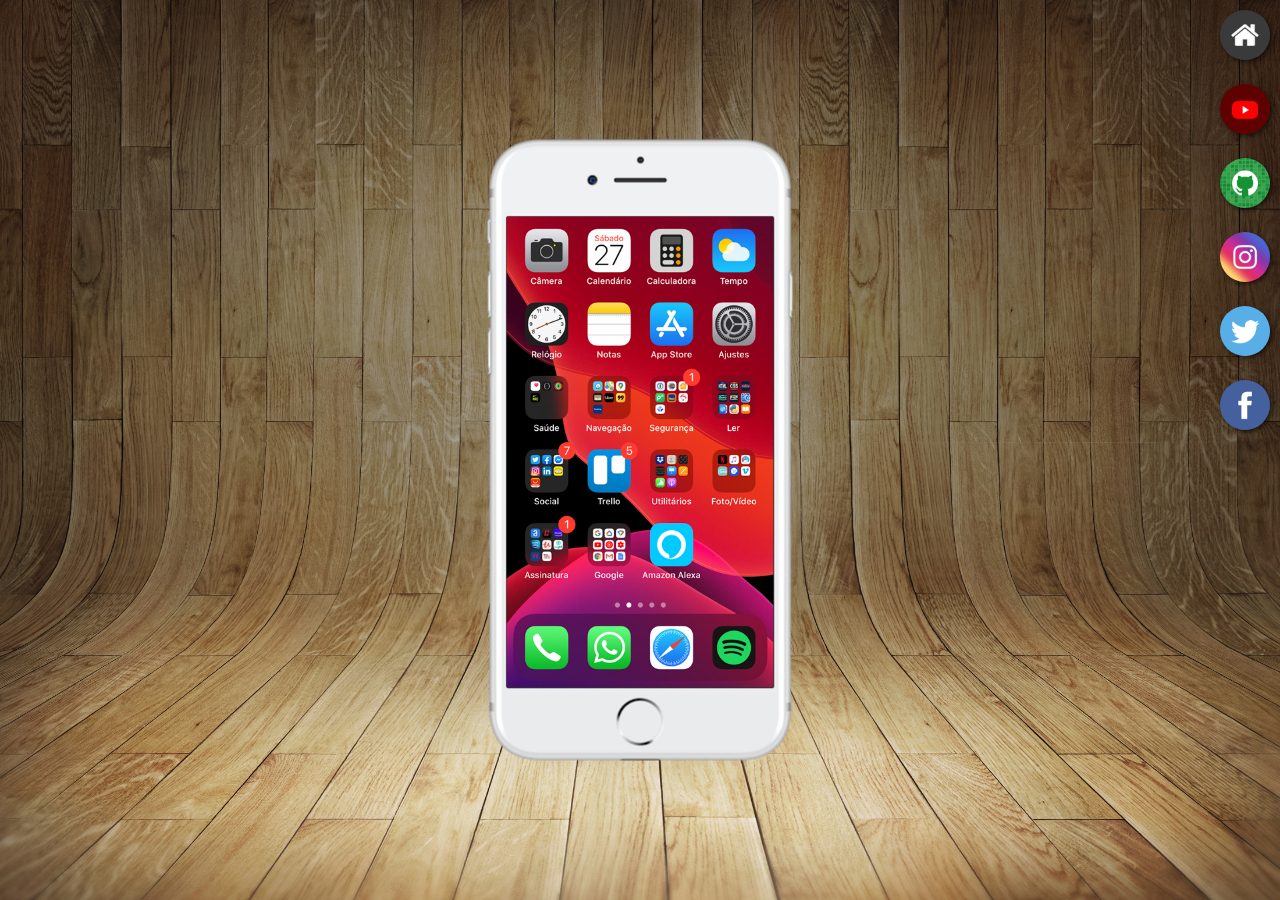
<file: index.html>
<!DOCTYPE html>
<html lang="pt-BR">
<head>
    <meta charset="UTF-8">
    <meta name="viewport" content="width=device-width, initial-scale=1.0">
    <title>Projeto Redes Sociais</title>
    <link rel="shortcut icon" href="favicon.ico" type="image/x-icon">
    <link rel="stylesheet" href="estilos/style.css">
</head>
<body>

    <main>
        <section id="telefone">
            <iframe src="home.html" name="tela" id="tela" frameborder="0">
                Seu navegador não é compatível com isso.
            </iframe>
        </section>

        <section id="redes-sociais">
            <a href="home.html" target="tela"><img src="imagens/logo-home.jpg" alt="Home"></a><br>
            <a href="youtube.html" target="tela"><img src="imagens/logo-youtube.jpg" alt="Youtube"></a><br>
            <a href="github.html" target="tela"><img src="imagens/logo-github.jpg" alt="Github"></a><br>
            <a href="instagram.html" target="tela"><img src="imagens/logo-instagram.jpg" alt="Instagram"></a><br>
            <a href="twitter.html" target="tela"><img src="imagens/logo-twitter.jpg" alt="Twitter"></a><br>
            <a href="facebook.html" target="tela"><img src="imagens/logo-facebook.jpg" alt="Facebook"></a>
        </section>
    </main>

</body>
</html>
</file>
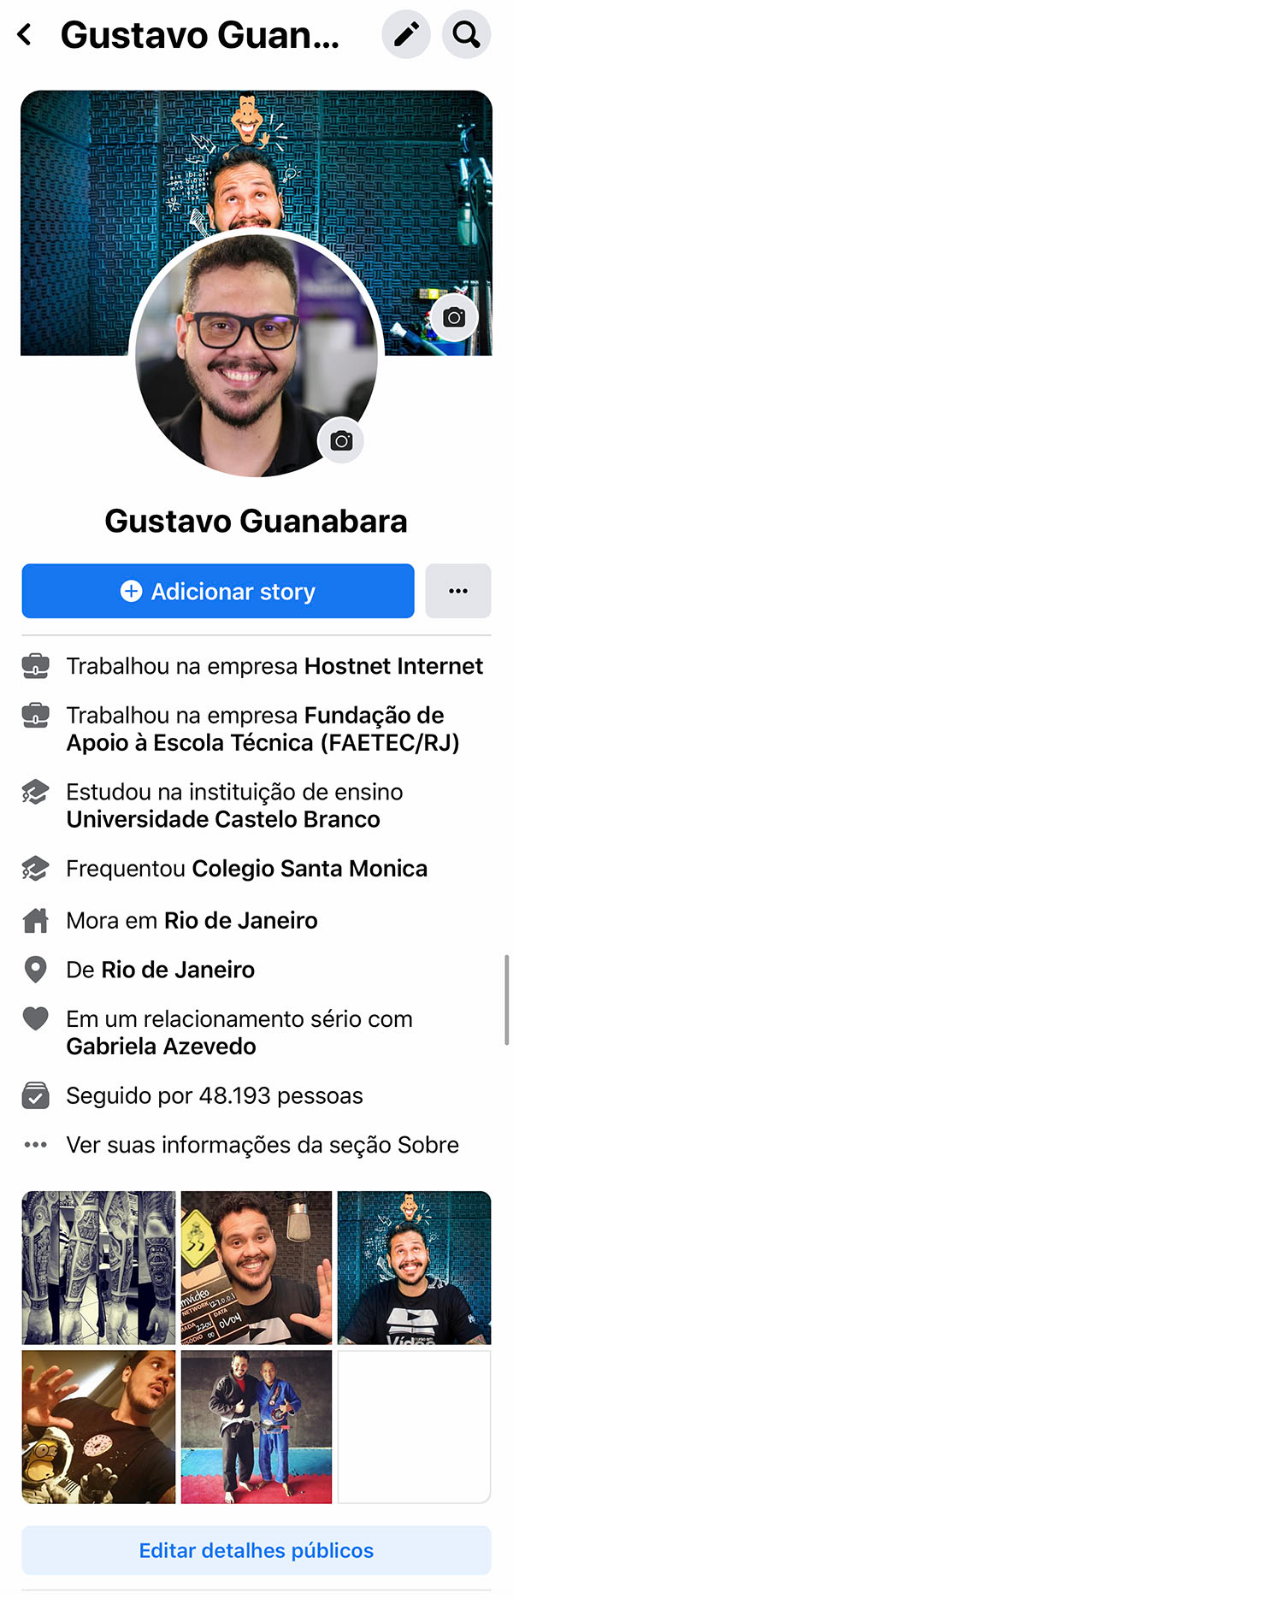
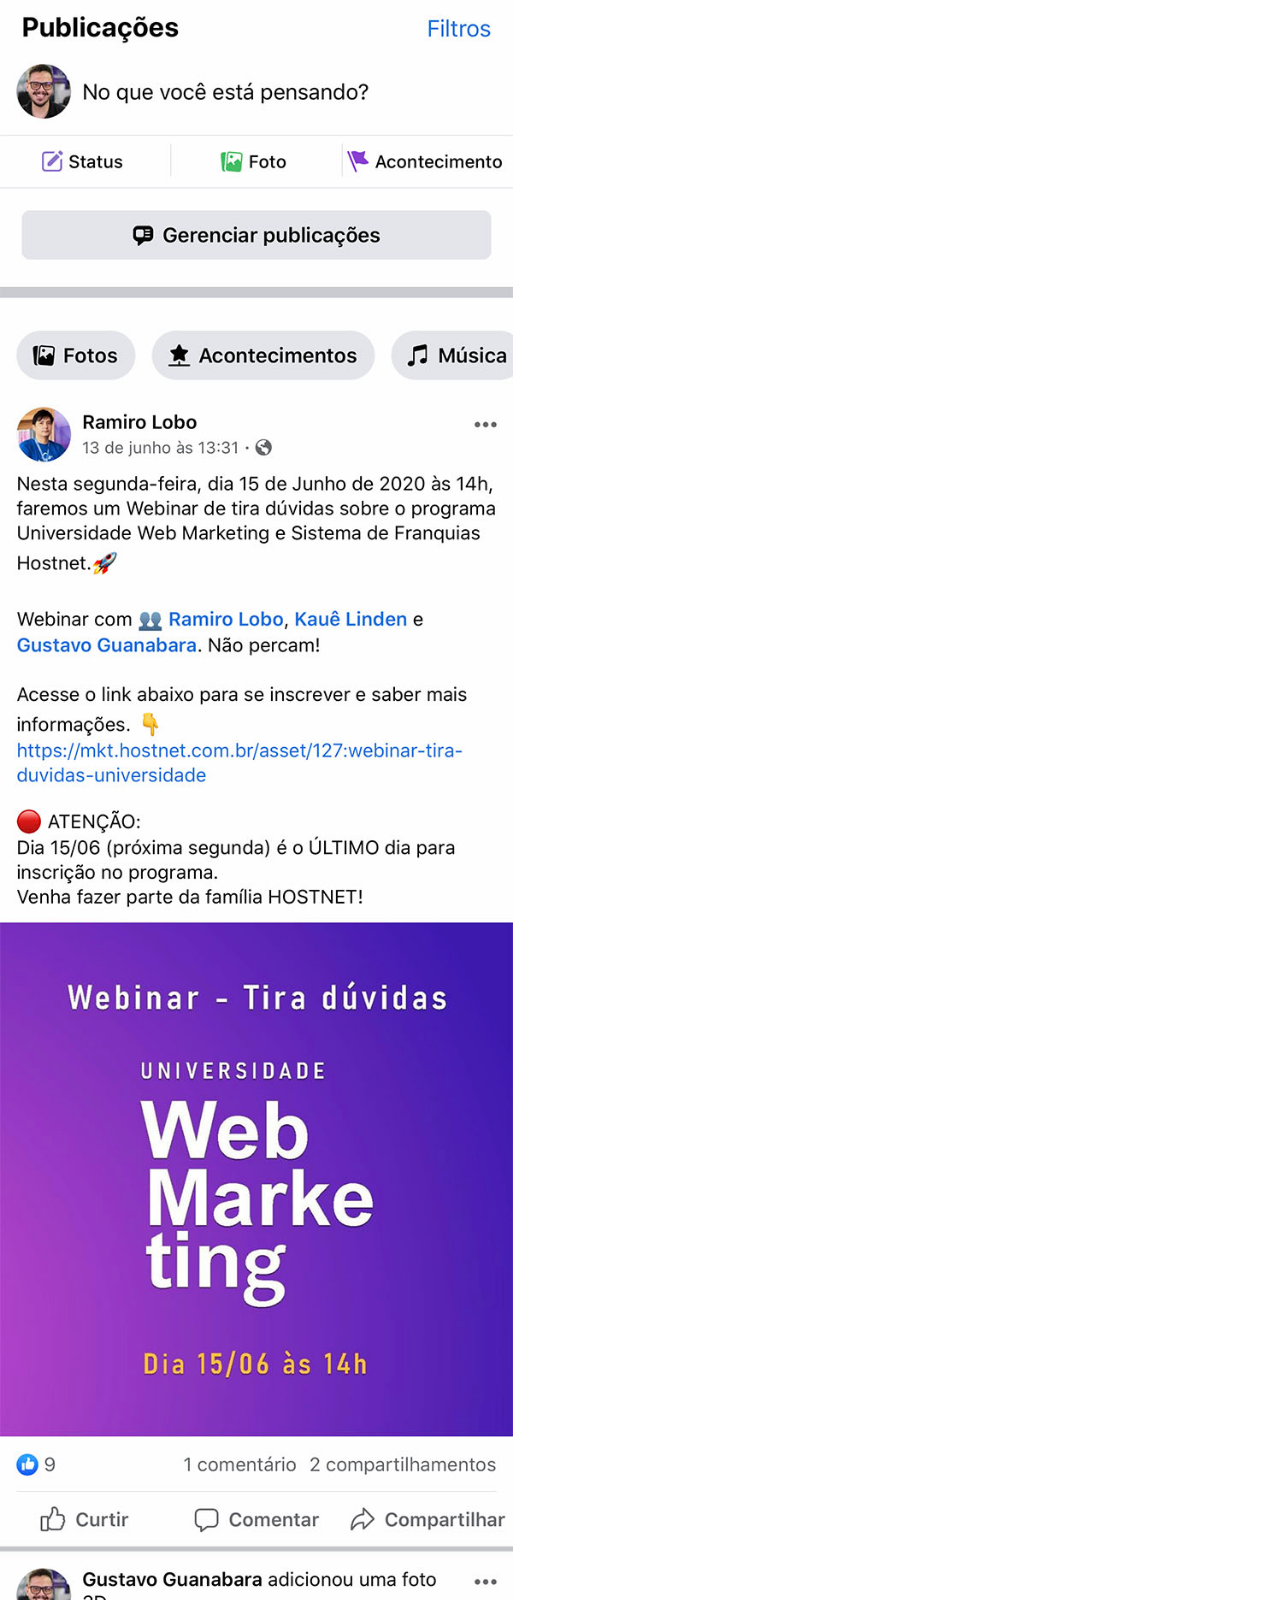
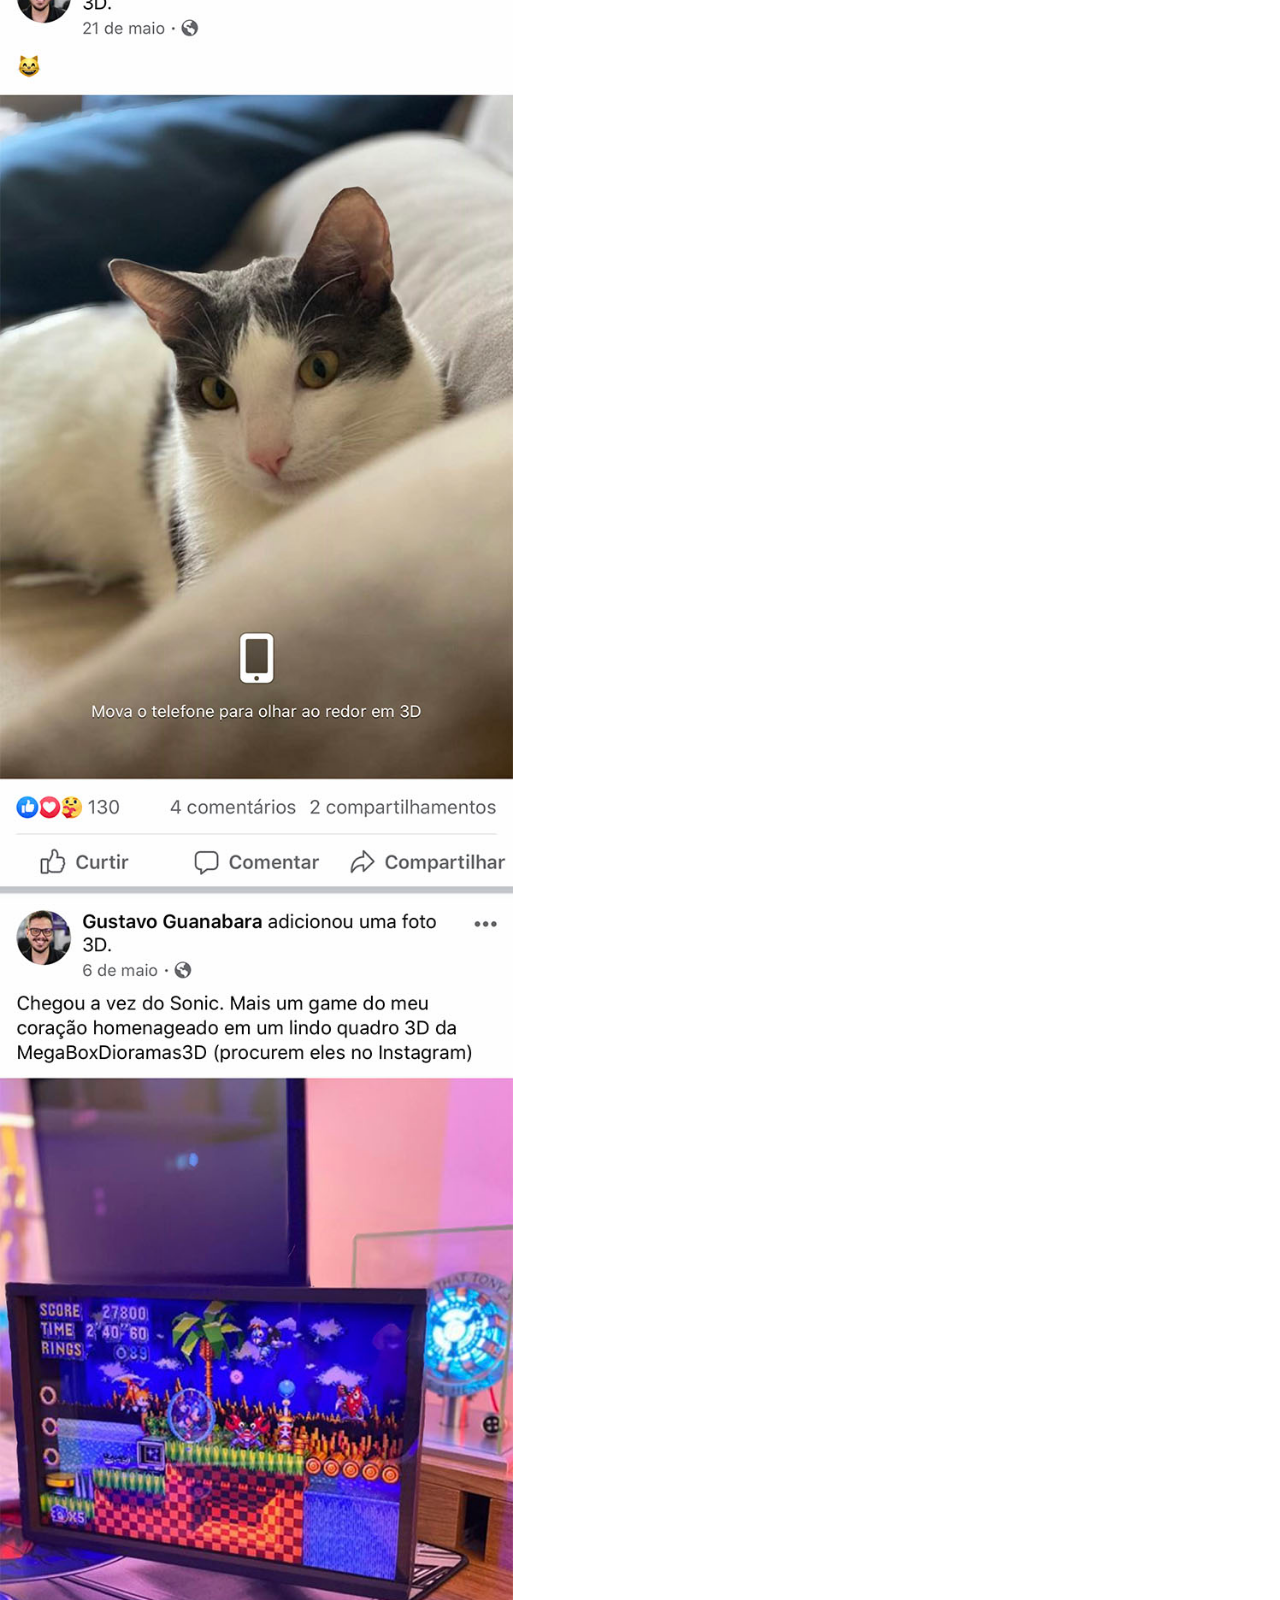
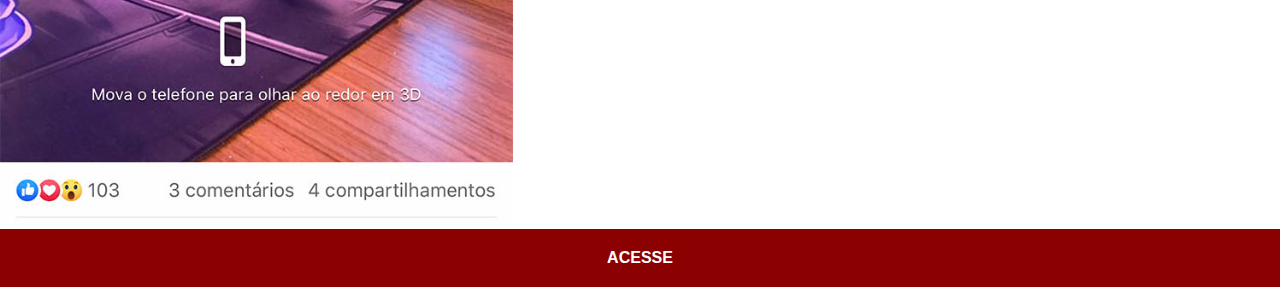
<file: facebook.html>
<!DOCTYPE html>
<html lang="pt-BR">
<head>
    <meta charset="UTF-8">
    <meta name="viewport" content="width=device-width, initial-scale=1.0">
    <title>Facebook</title>
    <link rel="stylesheet" href="estilos/social.css">
</head>
<body>
    <img src="imagens/tela-facebook.jpg" alt="Facebook">
    <a href="https://www.facebook.com/gustavoguanabara/about" target="_blank">ACESSE</a>
</body>
</html>
</file>
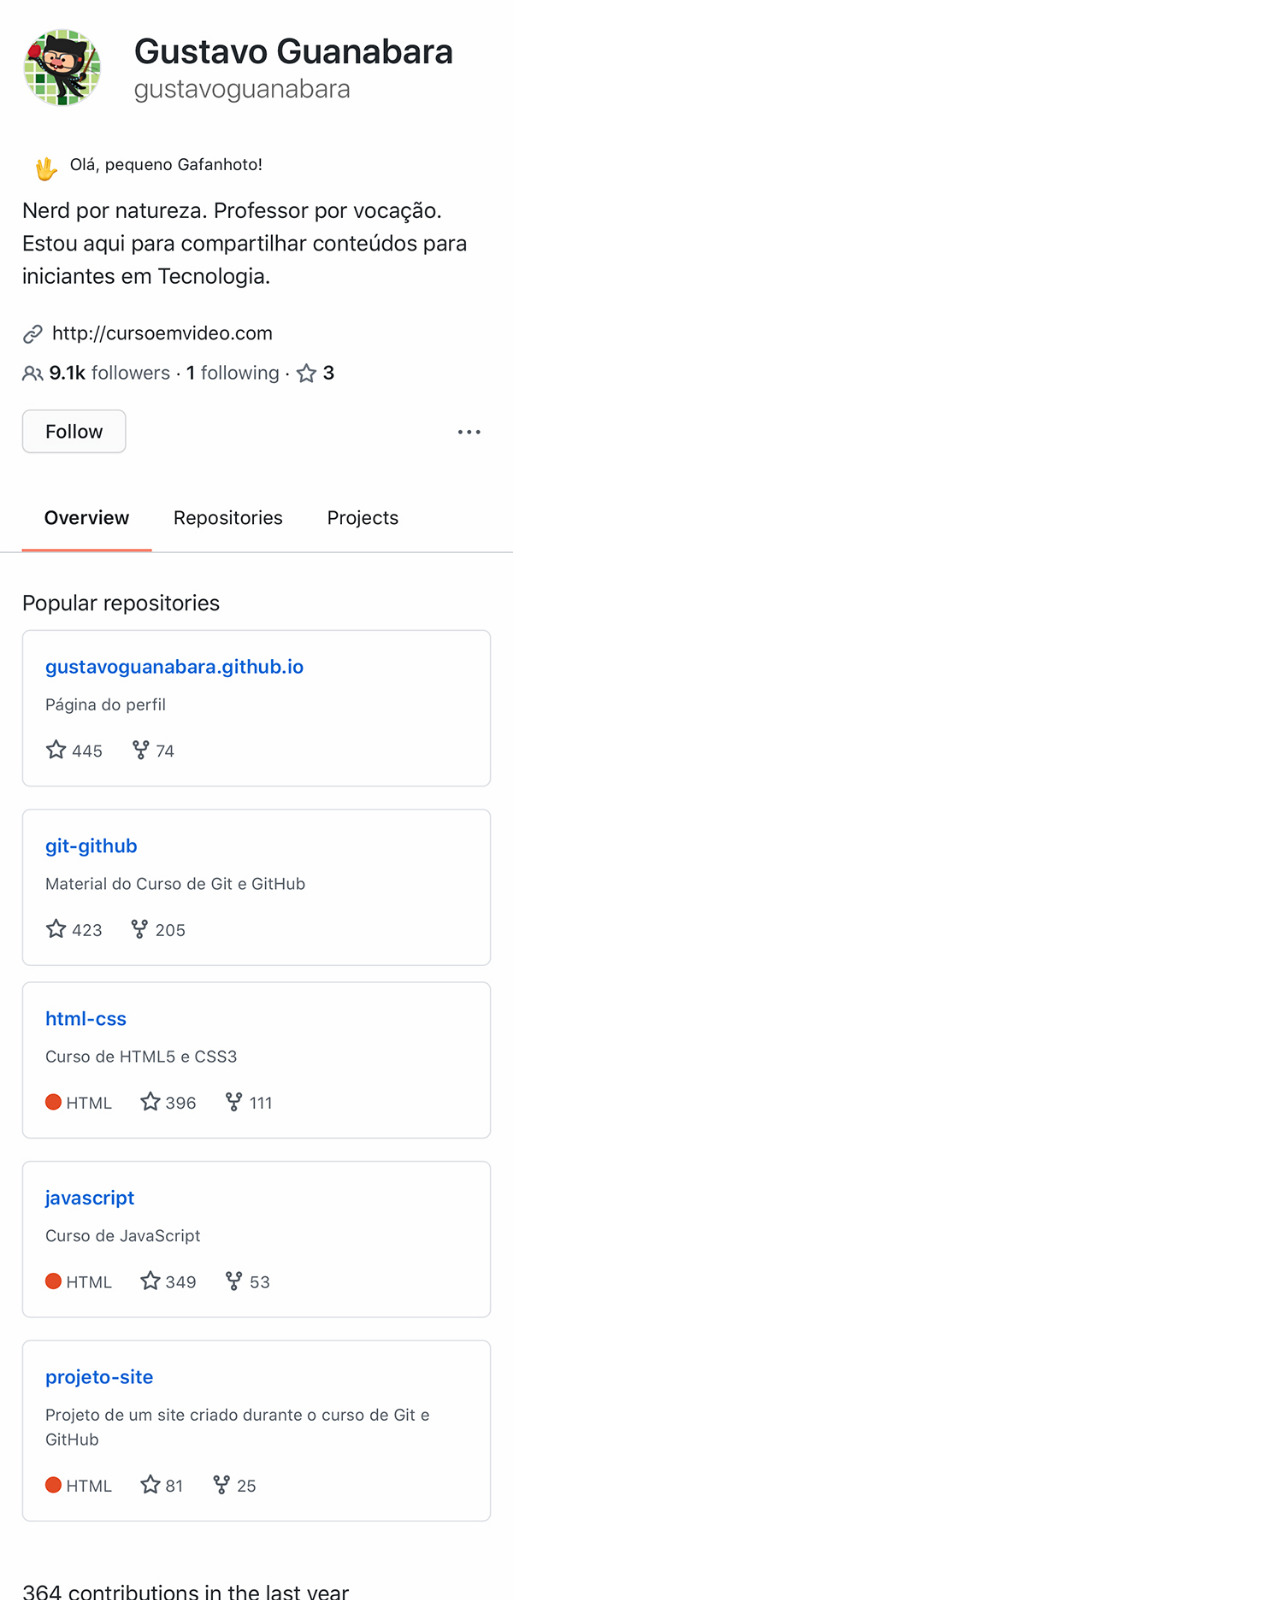
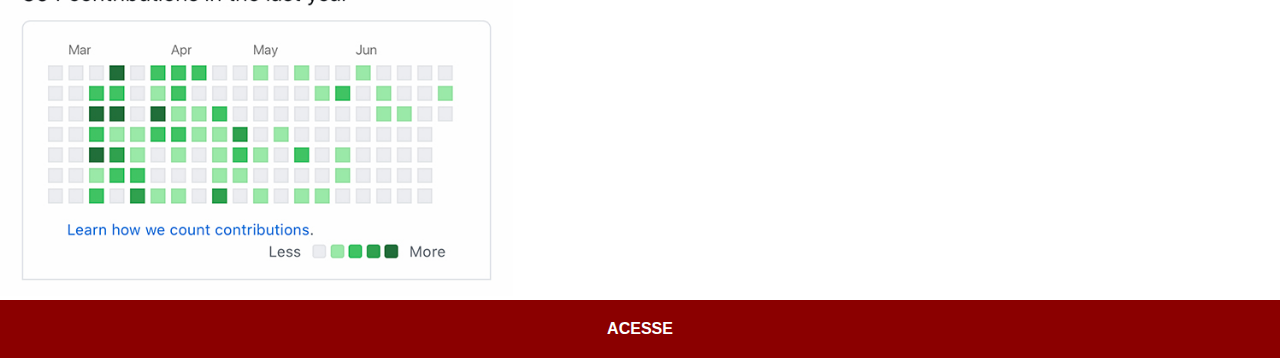
<file: github.html>
<!DOCTYPE html>
<html lang="pt-BR">
<head>
    <meta charset="UTF-8">
    <meta name="viewport" content="width=device-width, initial-scale=1.0">
    <title>Github</title>
   <link rel="stylesheet" href="estilos/social.css">
</head>
<body>
    <img src="imagens/tela-github.jpg" alt="Github">
    <a href="https://github.com/gustavoguanabara/gustavoguanabara.github.io" target="_blank">ACESSE</a>
</body>
</html>
</file>
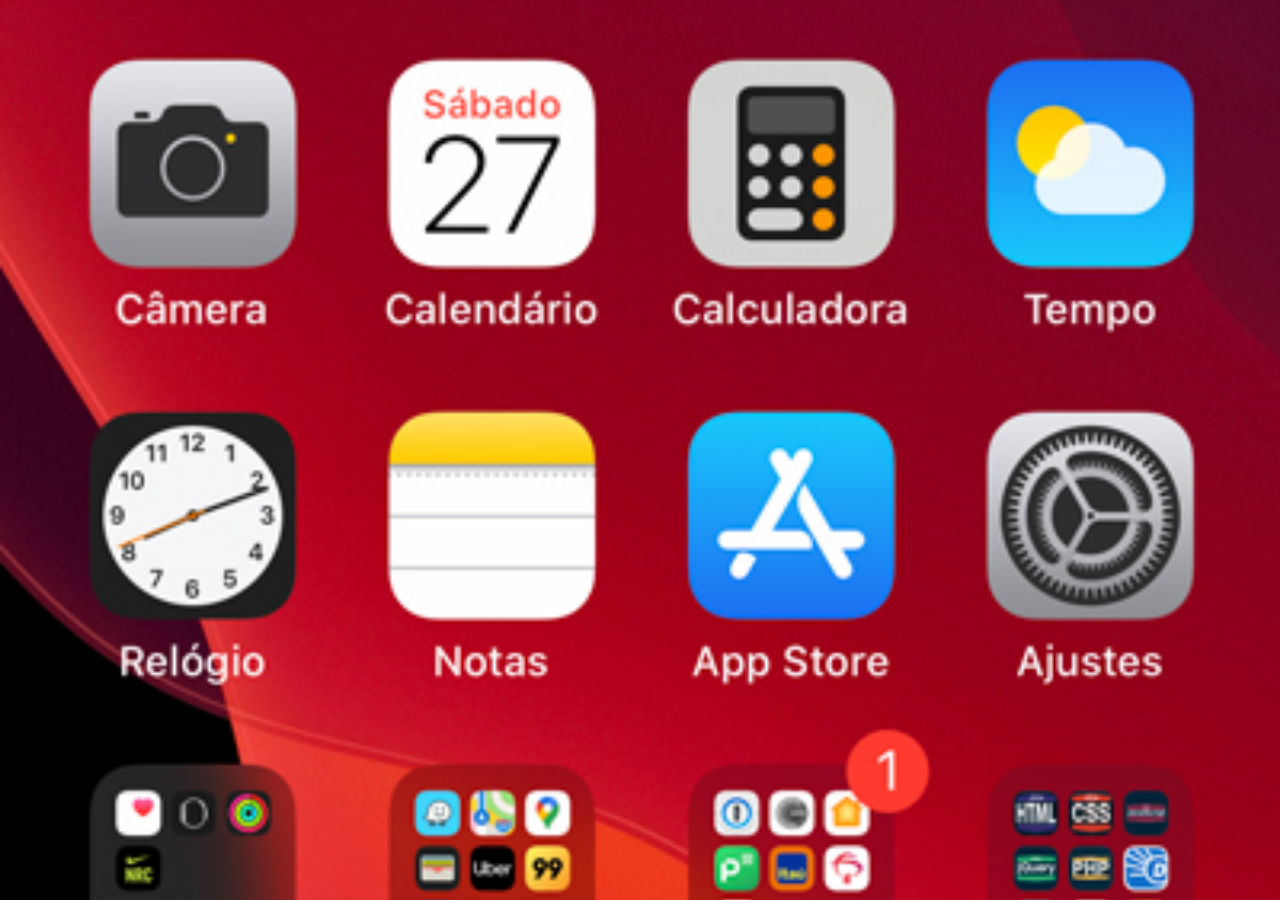
<file: home.html>
<!DOCTYPE html>
<html lang="pt-BR">
<head>
    <meta charset="UTF-8">
    <meta name="viewport" content="width=device-width, initial-scale=1.0">
    <title>Home</title>
    <style>
        * {
            margin: 0px;
            padding: 0px;            
        }

        body {
            width: 100vw;
            height: 100vh;
            background: black url('imagens/tela-home.jpg') no-repeat top center;
            background-size: cover;

        }
    </style>
</head>
<body>

</body>
</html>
</file>
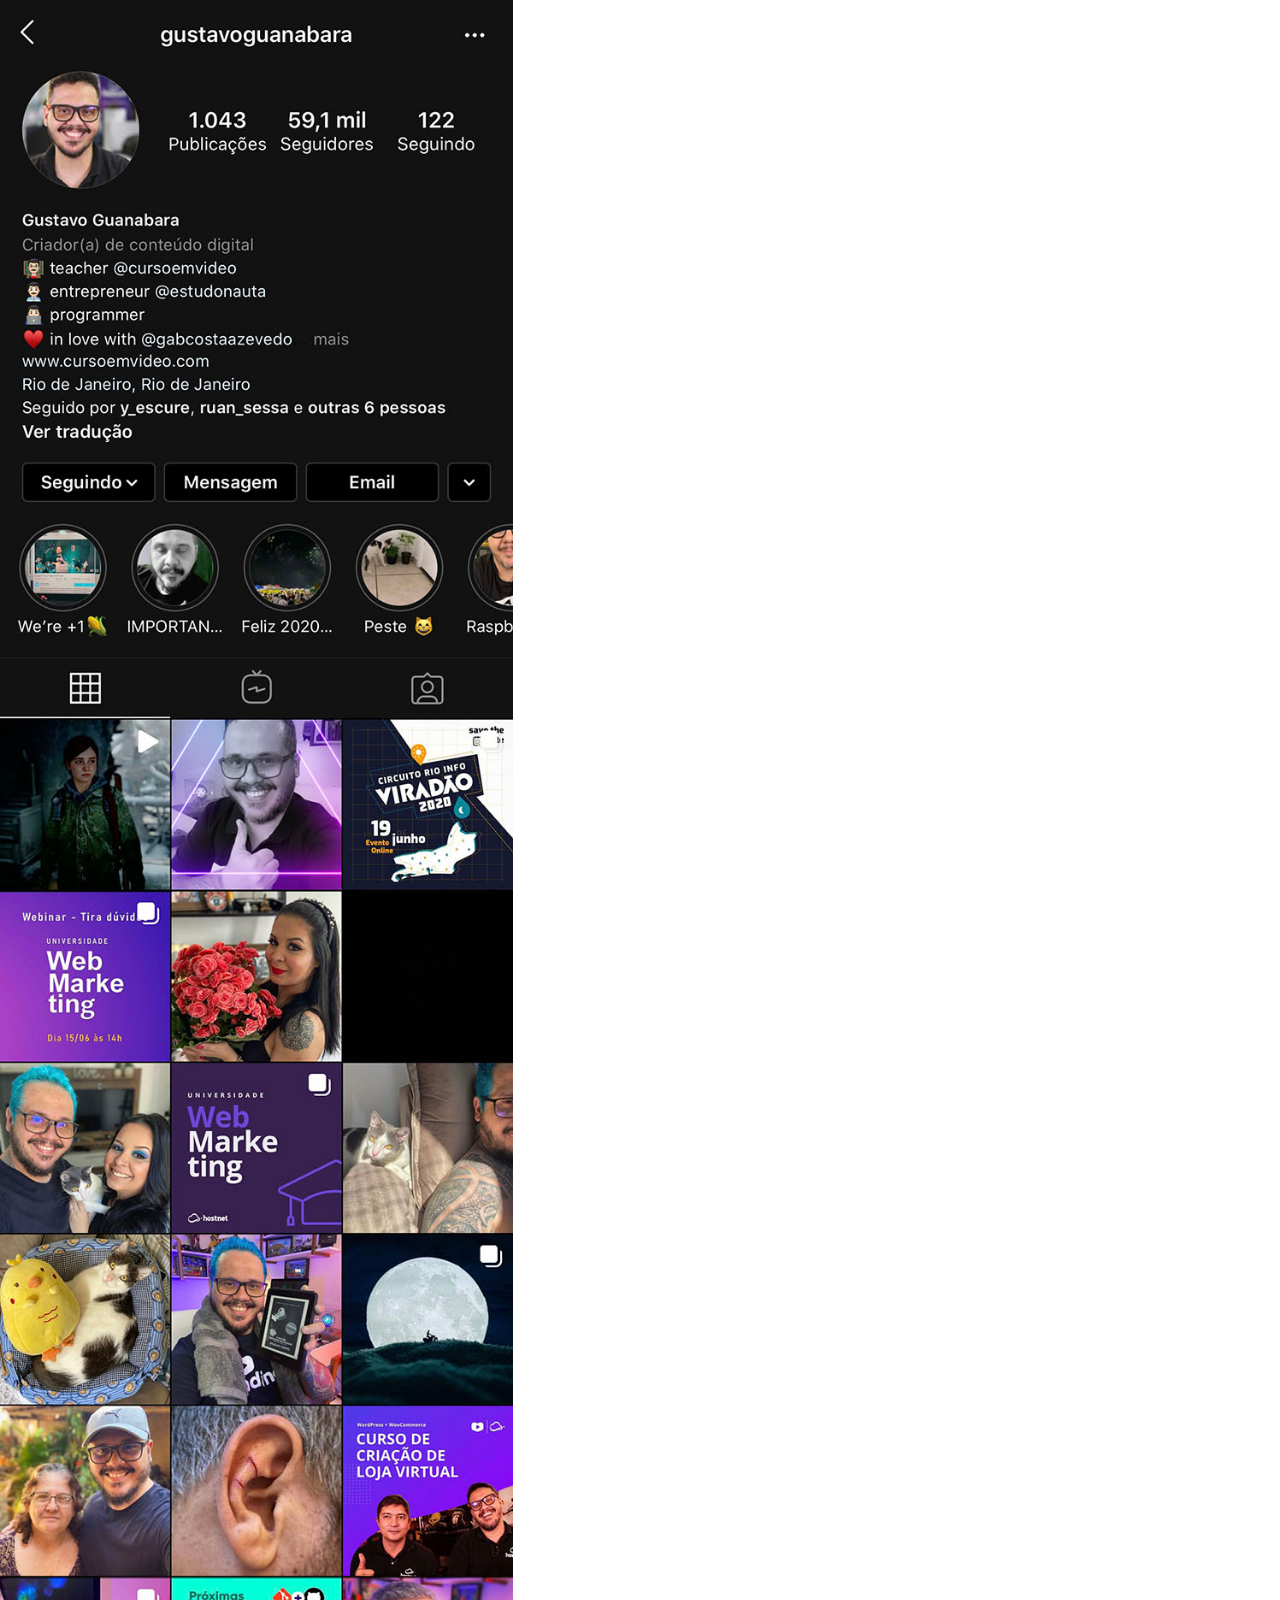
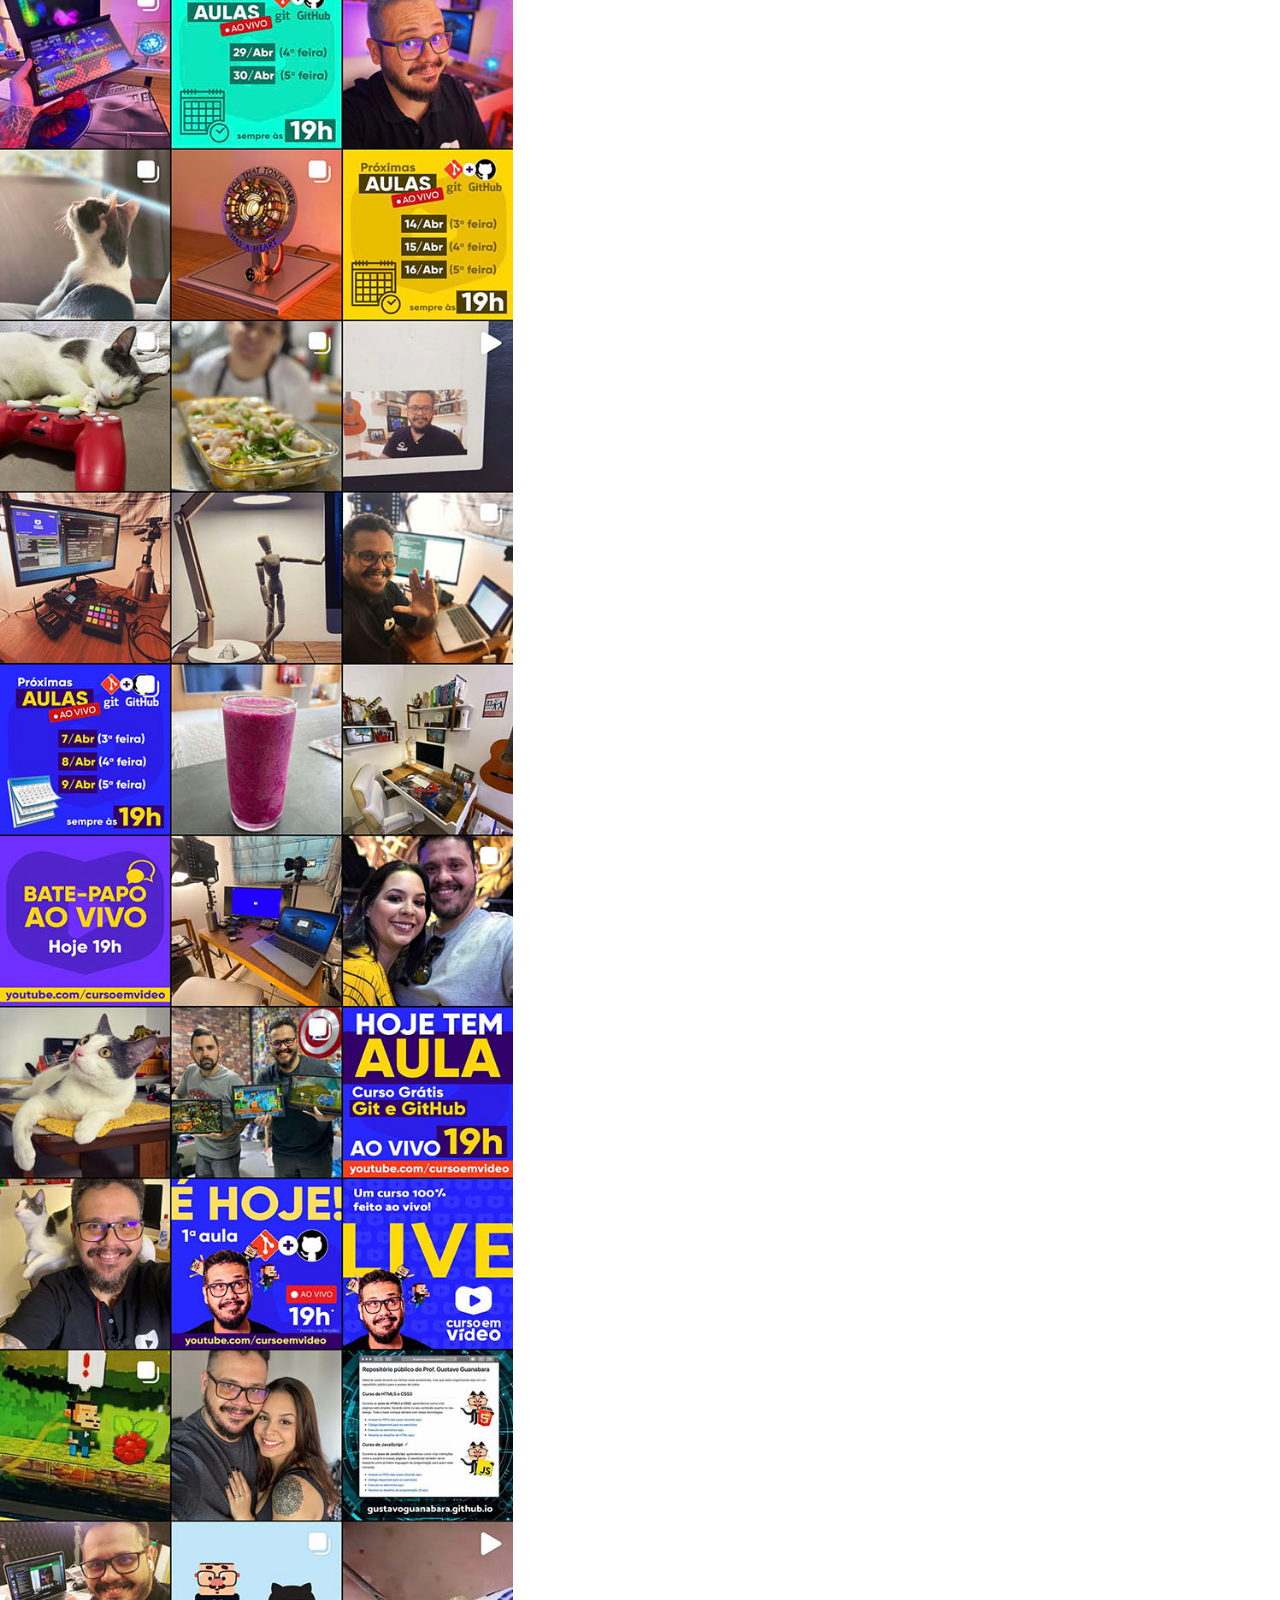
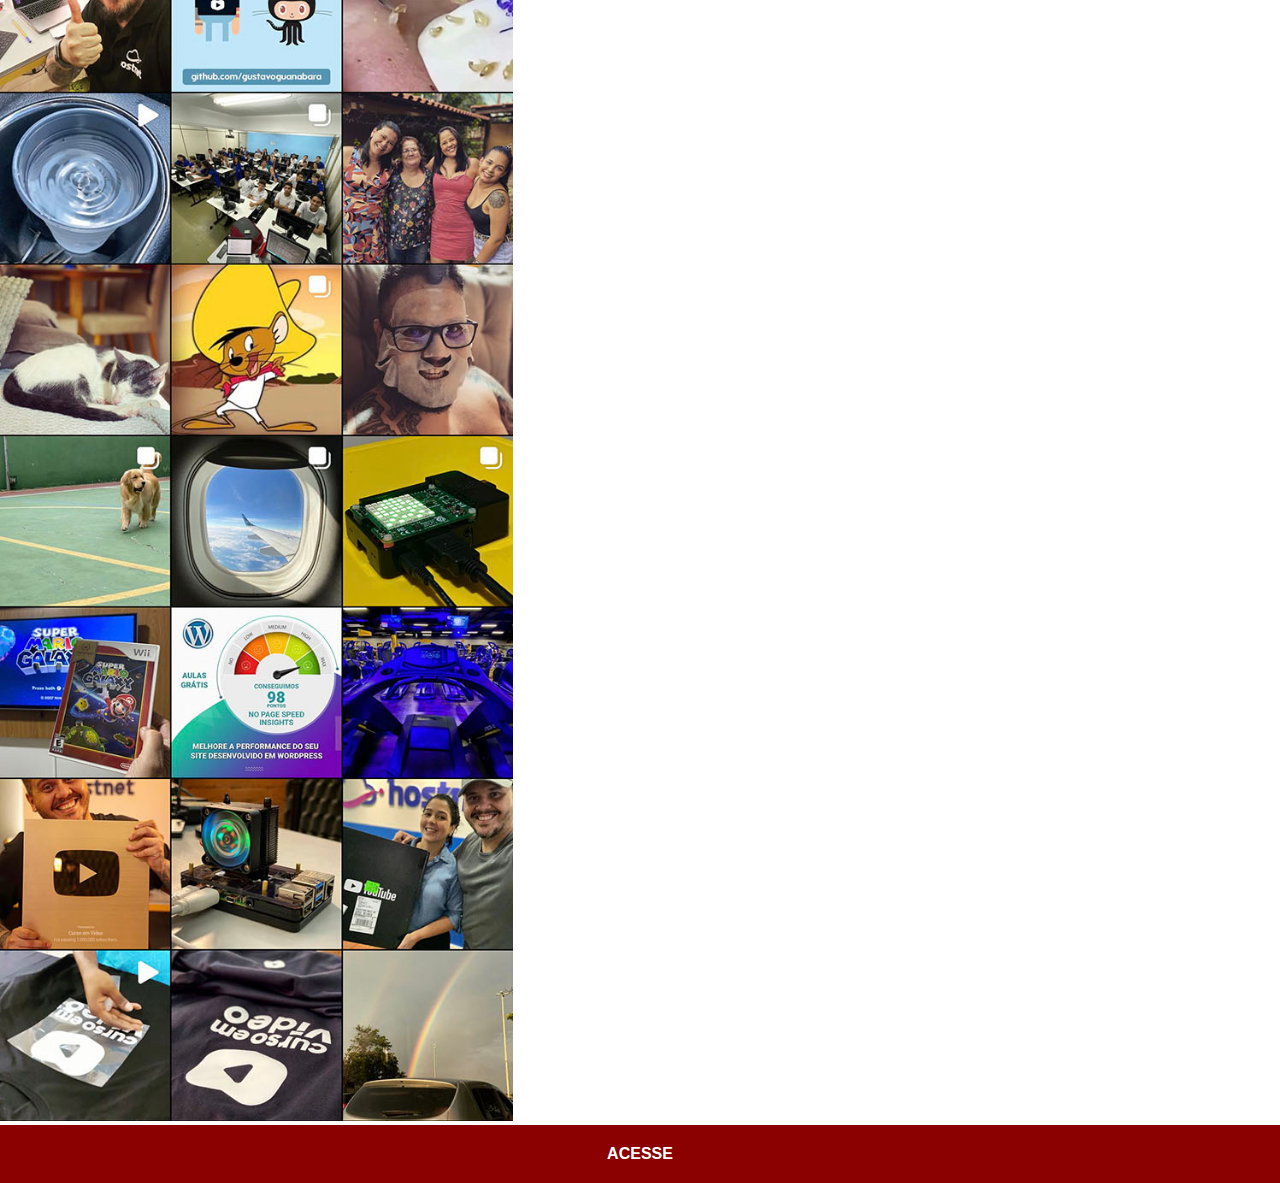
<file: instagram.html>
<!DOCTYPE html>
<html lang="pt-BR">
<head>
    <meta charset="UTF-8">
    <meta name="viewport" content="width=device-width, initial-scale=1.0">
    <title>Instagram</title>
    <link rel="stylesheet" href="estilos/social.css">
</head>
<body>
    <img src="imagens/tela-instagram.jpg" alt="Instagram">
    <a href="https://www.instagram.com/cursoemvideo">ACESSE</a>
</body>
</html>
</file>
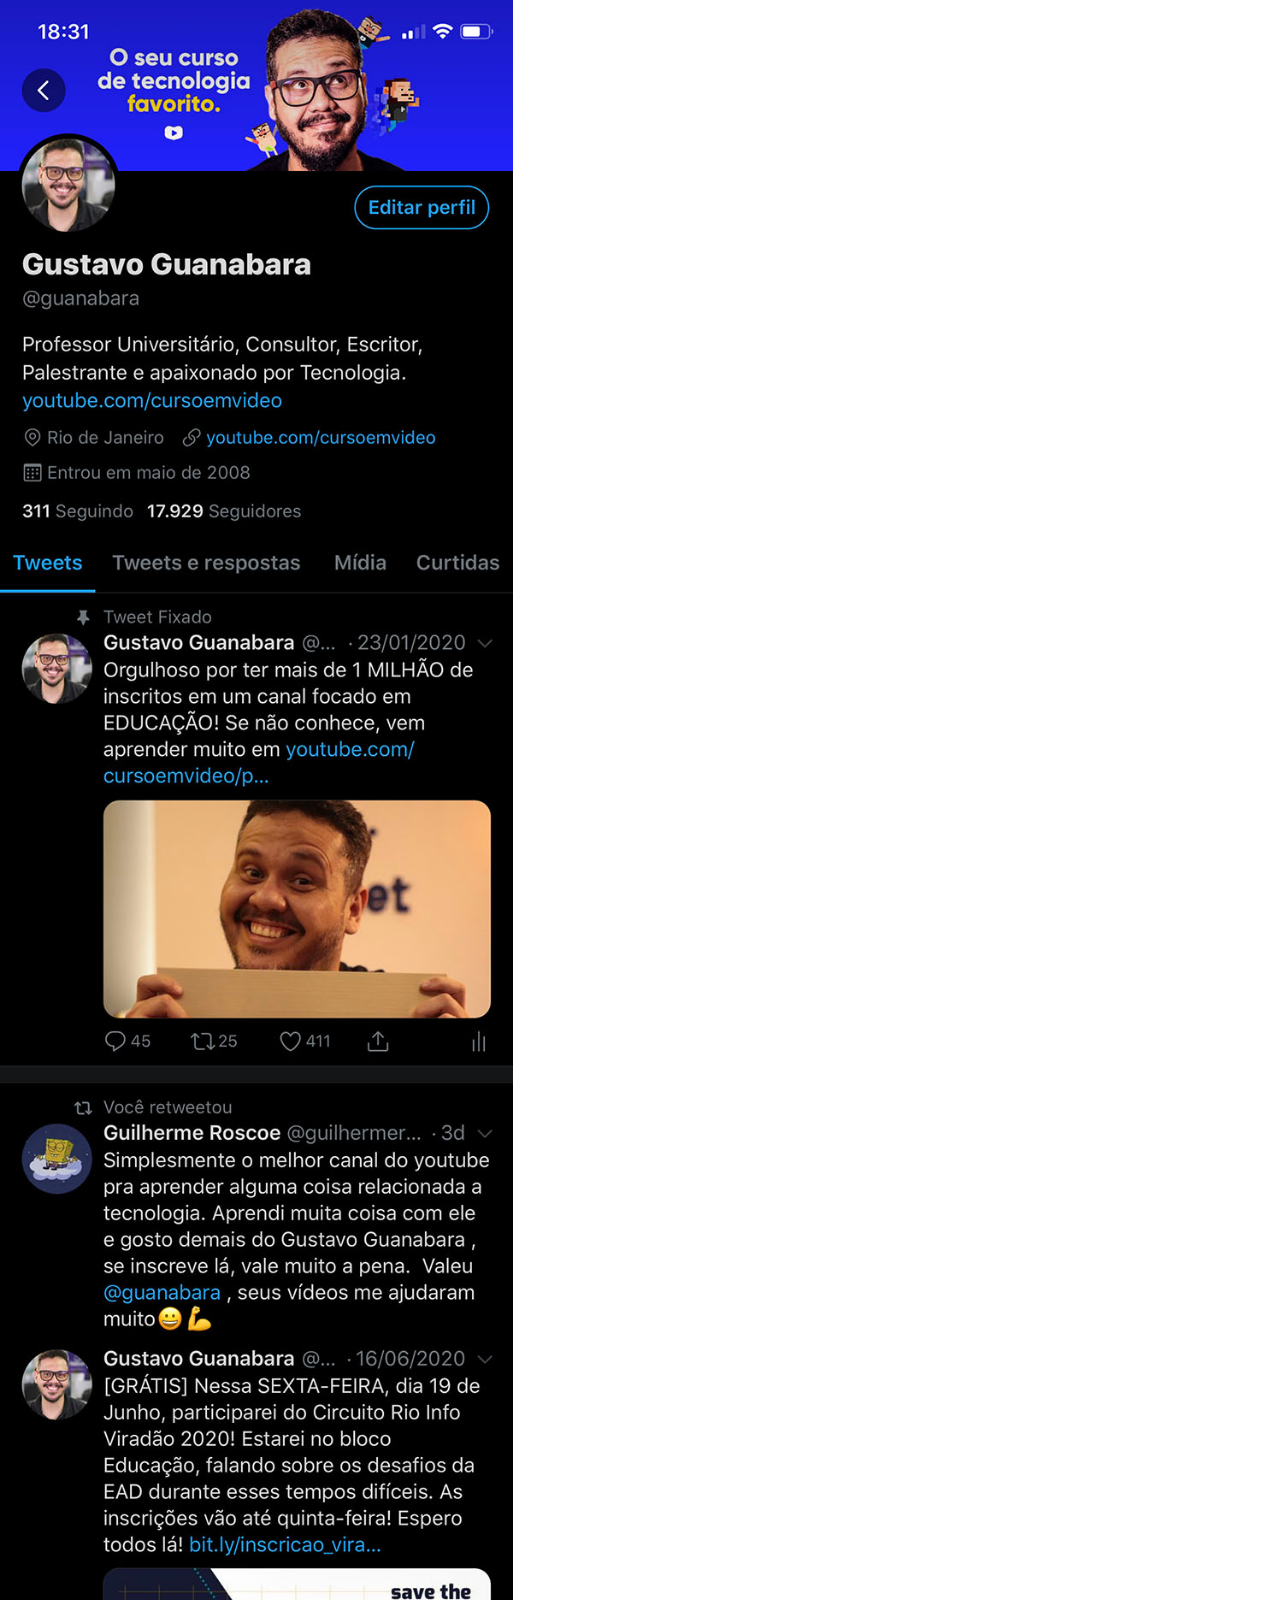
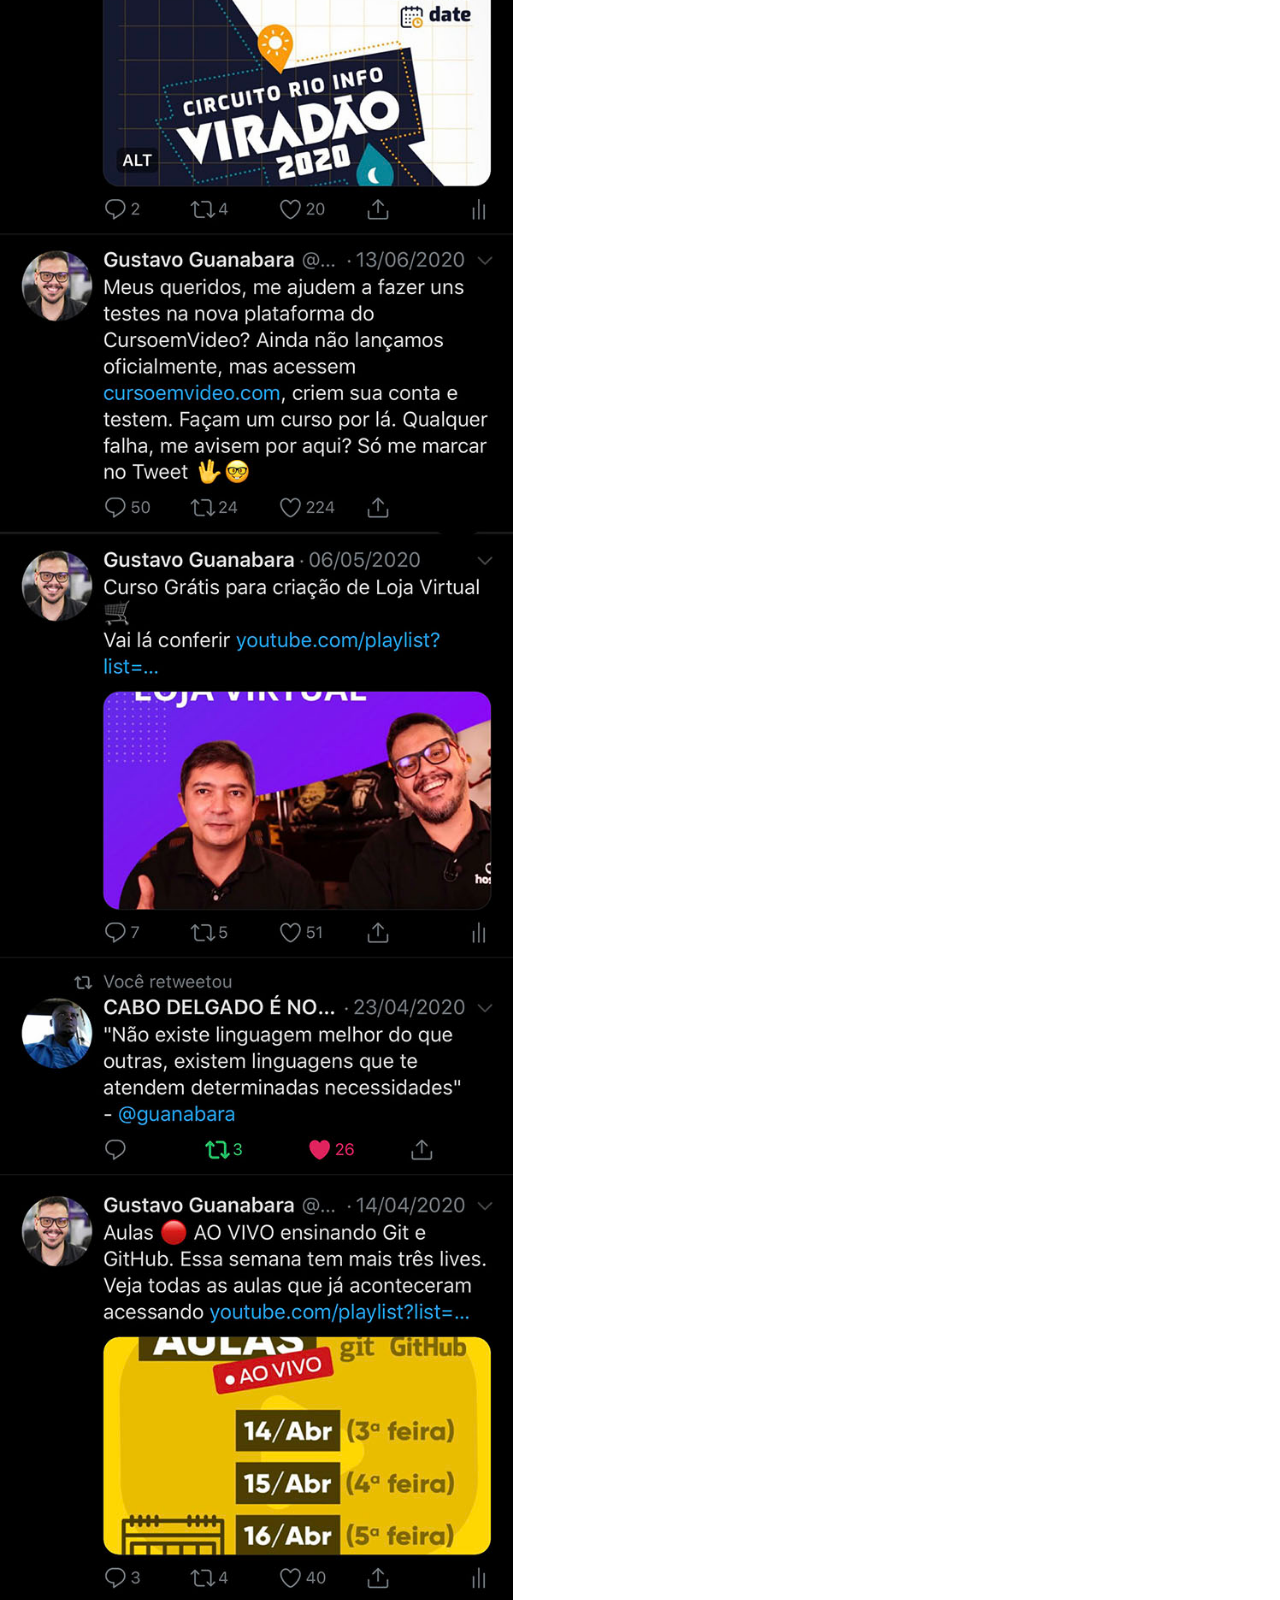
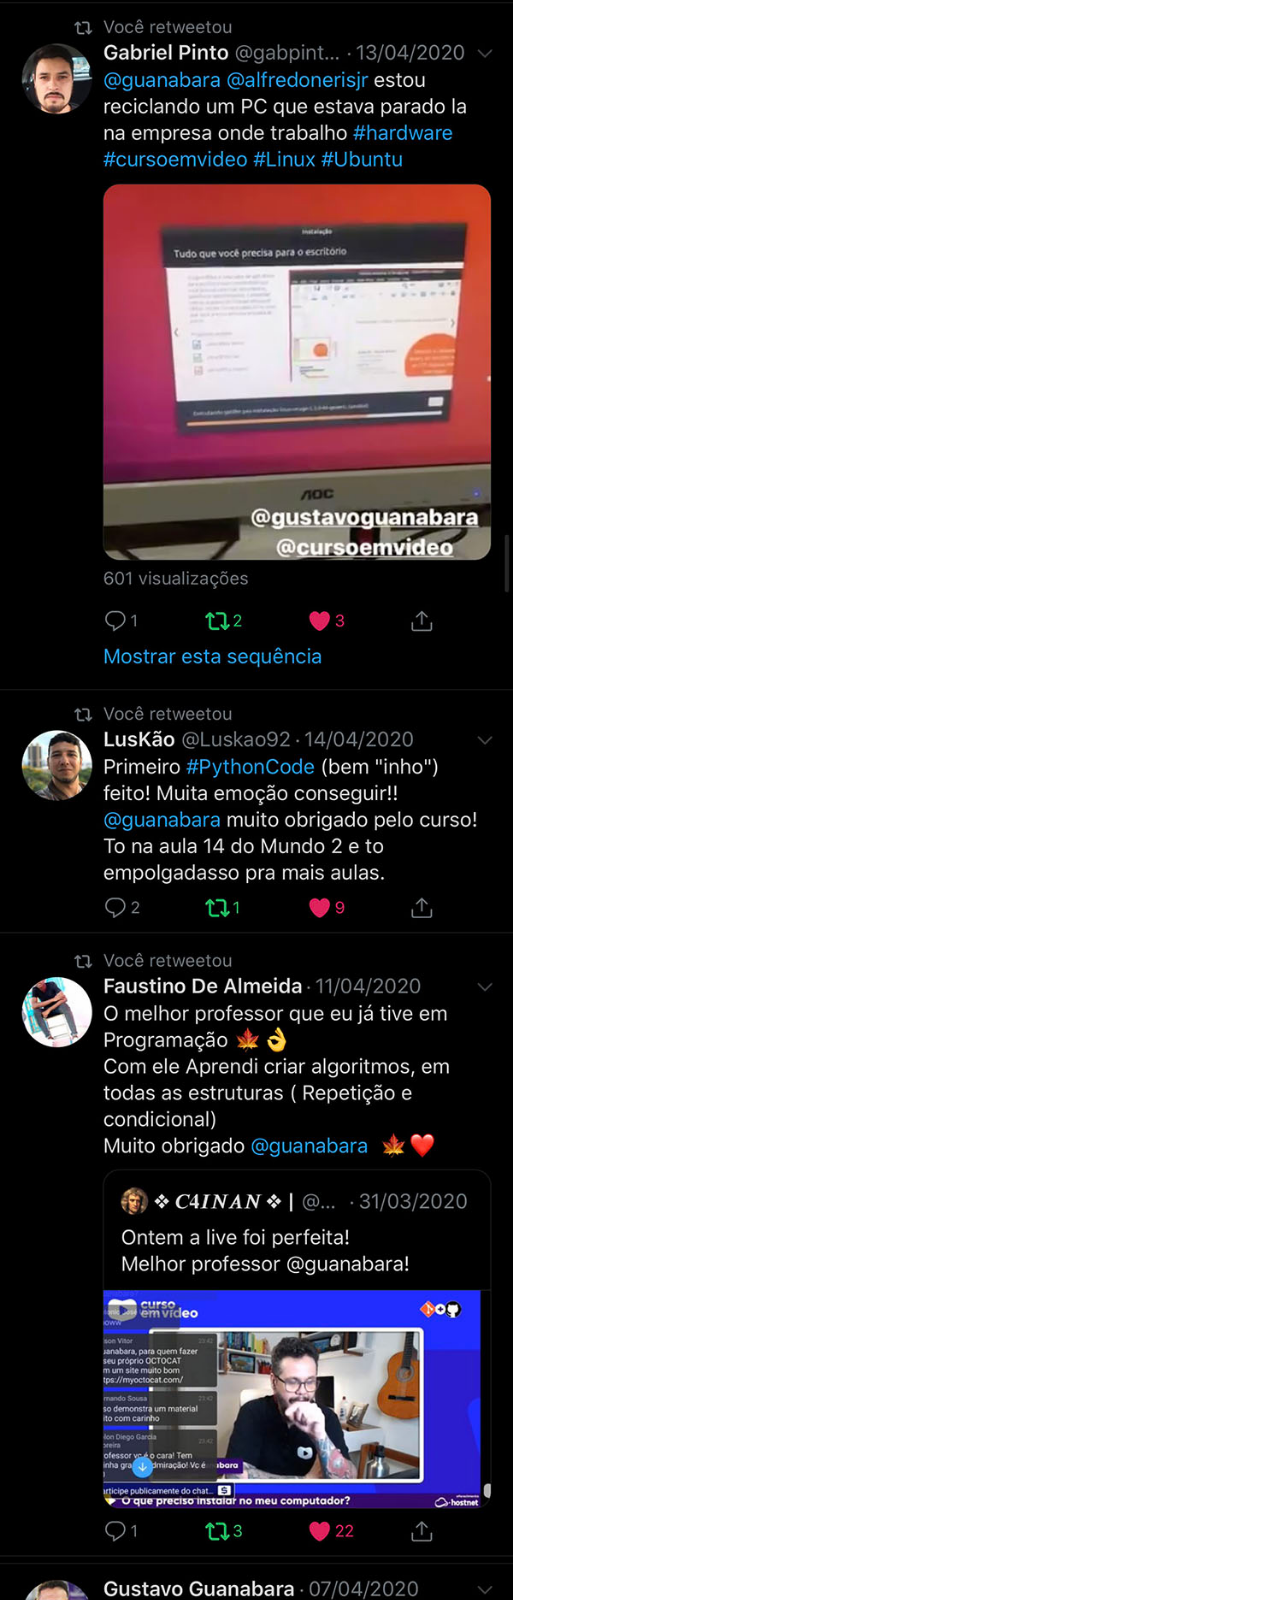
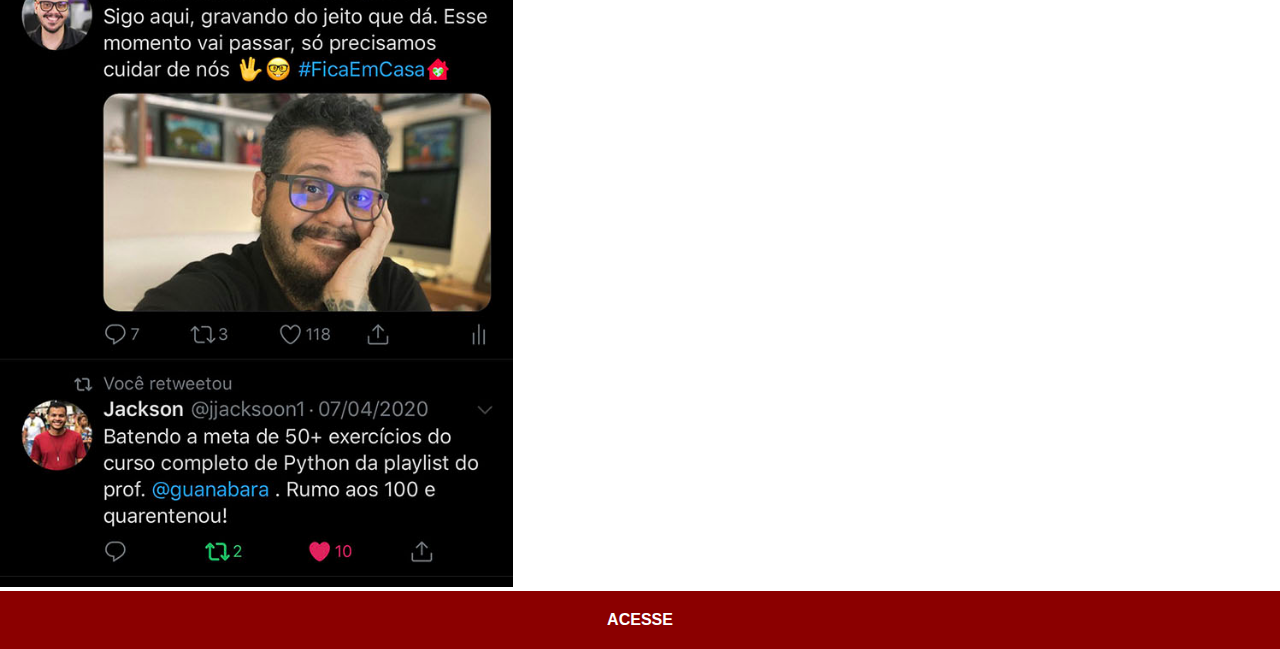
<file: twitter.html>
<!DOCTYPE html>
<html lang="pt-BR">
<head>
    <meta charset="UTF-8">
    <meta name="viewport" content="width=device-width, initial-scale=1.0">
    <title>Twitter</title>
    <link rel="stylesheet" href="estilos/social.css">
</head>
<body>
    <img src="imagens/tela-twitter.jpg" alt="Twitter">
    <a href="https://x.com/guanabara" target="_blank">ACESSE</a>
</body>
</html>
</file>
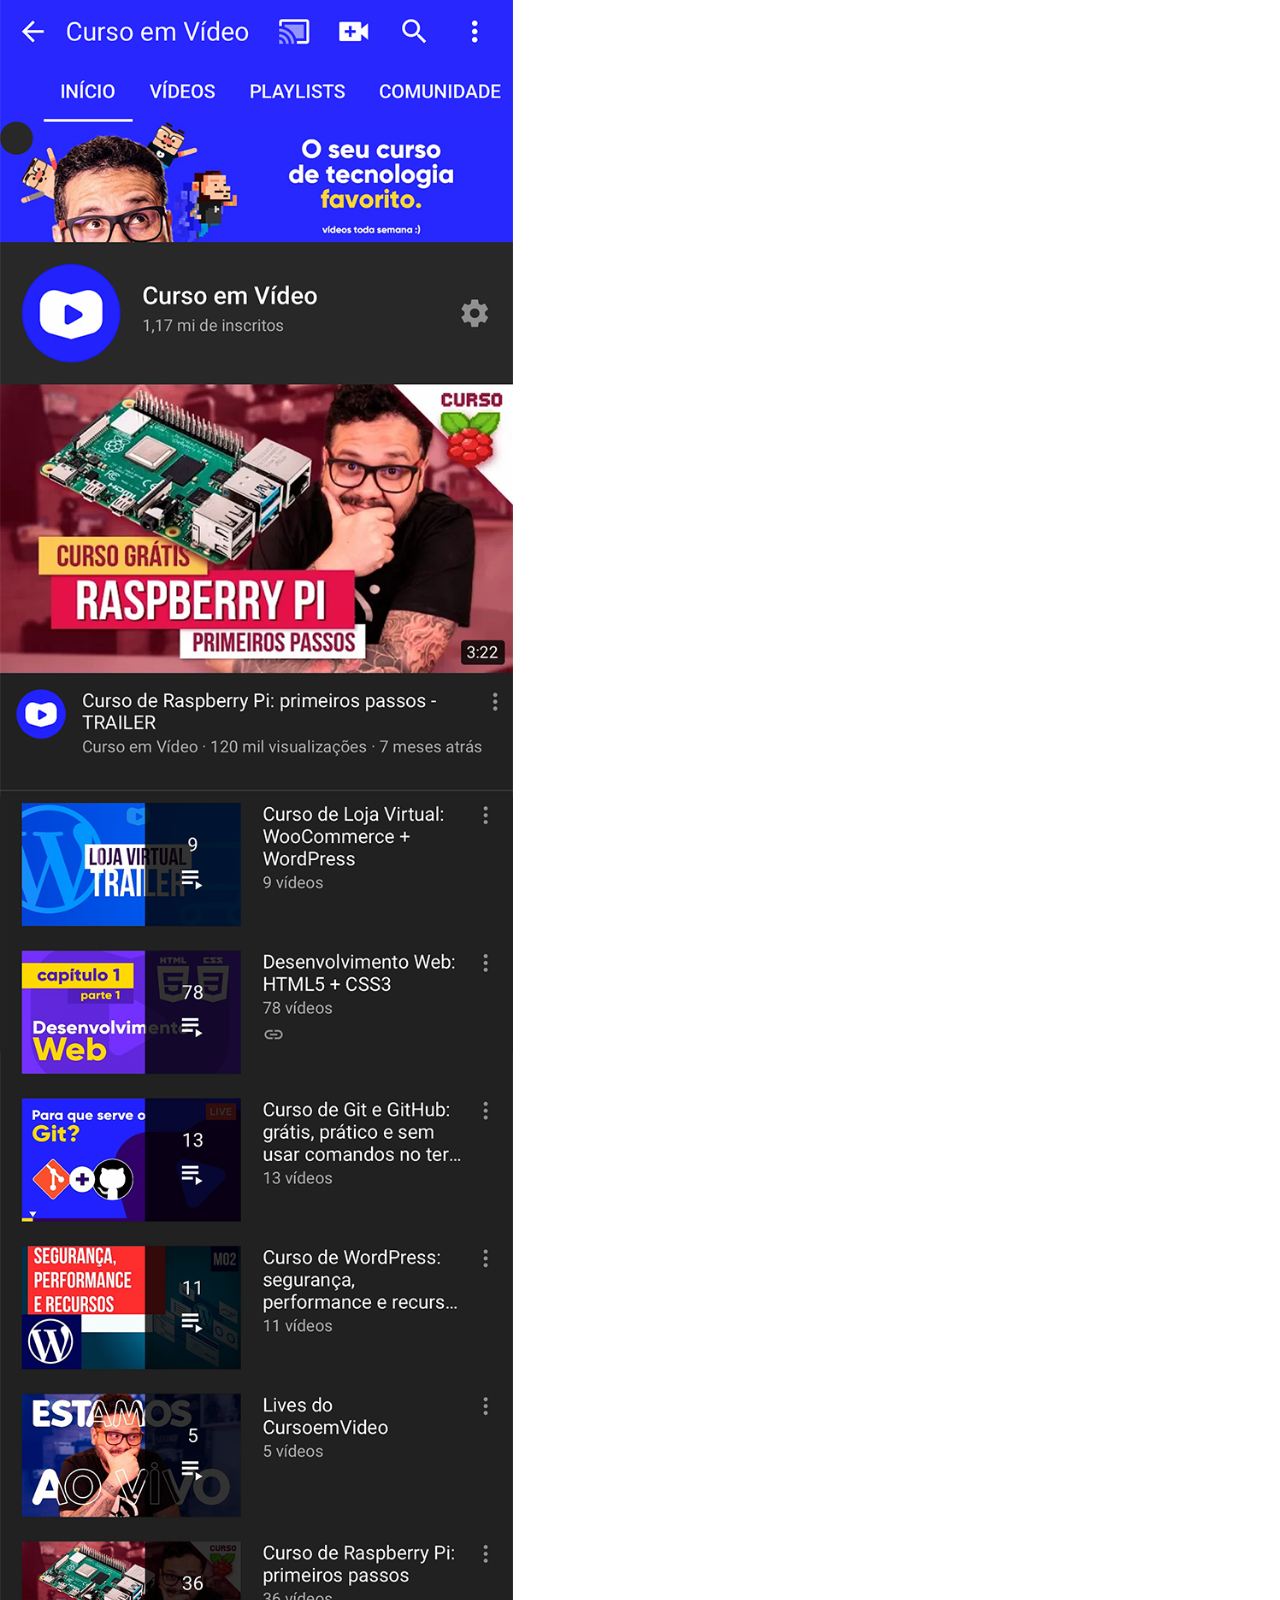
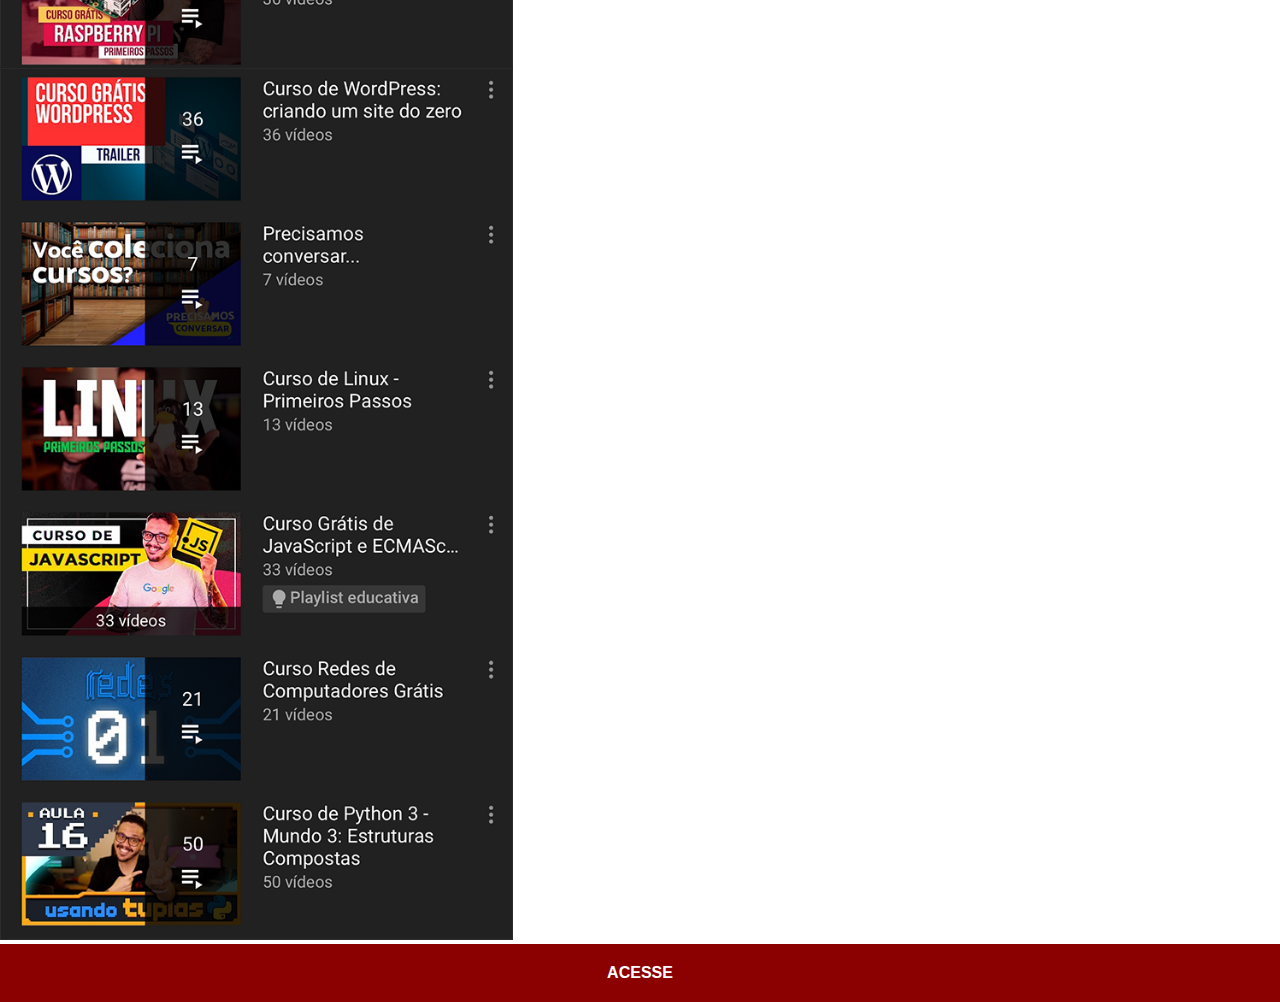
<file: youtube.html>
<!DOCTYPE html>
<html lang="pt-BR">
<head>
    <meta charset="UTF-8">
    <meta name="viewport" content="width=device-width, initial-scale=1.0">
    <title>Youtube</title>
    <link rel="stylesheet" href="estilos/social.css">
</head>
<body>
    <img src="imagens/tela-youtube.png" alt="Youtube">
    <a href="https://github.com/gustavoguanabara" target="_blank">ACESSE</a>
</body>
</html>
</file>
<file: estilos/style.css>
@charset "UTF-8";

* {
    margin: 0px;
    padding: 0px;
    font-family: Arial, Helvetica, sans-serif;
}

html, body {
    height: 100vh;
    width: 100vw;
    background-color: black;
}

body {
    background: url('../imagens/fundo-madeira.jpg') no-repeat top center;
    background-size: cover;
    background-attachment: fixed;
}

main {
    position: relative;
    height: 100vh;    
}

section#telefone { /* Posicionamento do telefone no centro da página. */
    position: absolute;
    top: 50%;
    left: 50%;
    transform: translate(-50%, -50%); /* O posicionamento de top, left e o transform centralizam o conteúdo na página. */
    height: 627px;
    width: 311px;
    background: url('../imagens/frame-iphone.png') no-repeat;
}

iframe#tela {
    position: relative;
    top: 80px;
    left: 22px;
    width: 267px;
    height: 471px;
}

section#redes-sociais {
    text-align: right;
}

section#redes-sociais img {
    width: 50px;
    margin: 10px;
    border-radius: 50%;
    box-shadow: 2px 2px 5px rgba(0, 0, 0, 0.616);
    box-sizing: border-box;
}

section#redes-sociais img:hover {
    border: 2px solid rgba(255, 255, 255, 0.603);
    transform: translate(-3px, -3px);
    box-shadow: 5px 5px 10px rgba(0, 0, 0, 0.616);
    transition: transform 0.2s, border 1s;
}
</file>
<file: estilos/social.css>
@charset "UTF-8";

* {
    margin: 0px;
    padding: 0px;
    font-family: Arial, Helvetica, sans-serif;
}
::-webkit-scrollbar {
    width: 0px;
    height: 0px;
}

img {
    width: 57vh;
}

a{
    display: block;
    background-color: darkred;
    color: white;
    padding: 20px;
    text-align: center;
    font-weight: bolder;
    text-decoration: none;
}

a:hover {
    background-color: red;
    transition: 0.3s;
}
</file>
